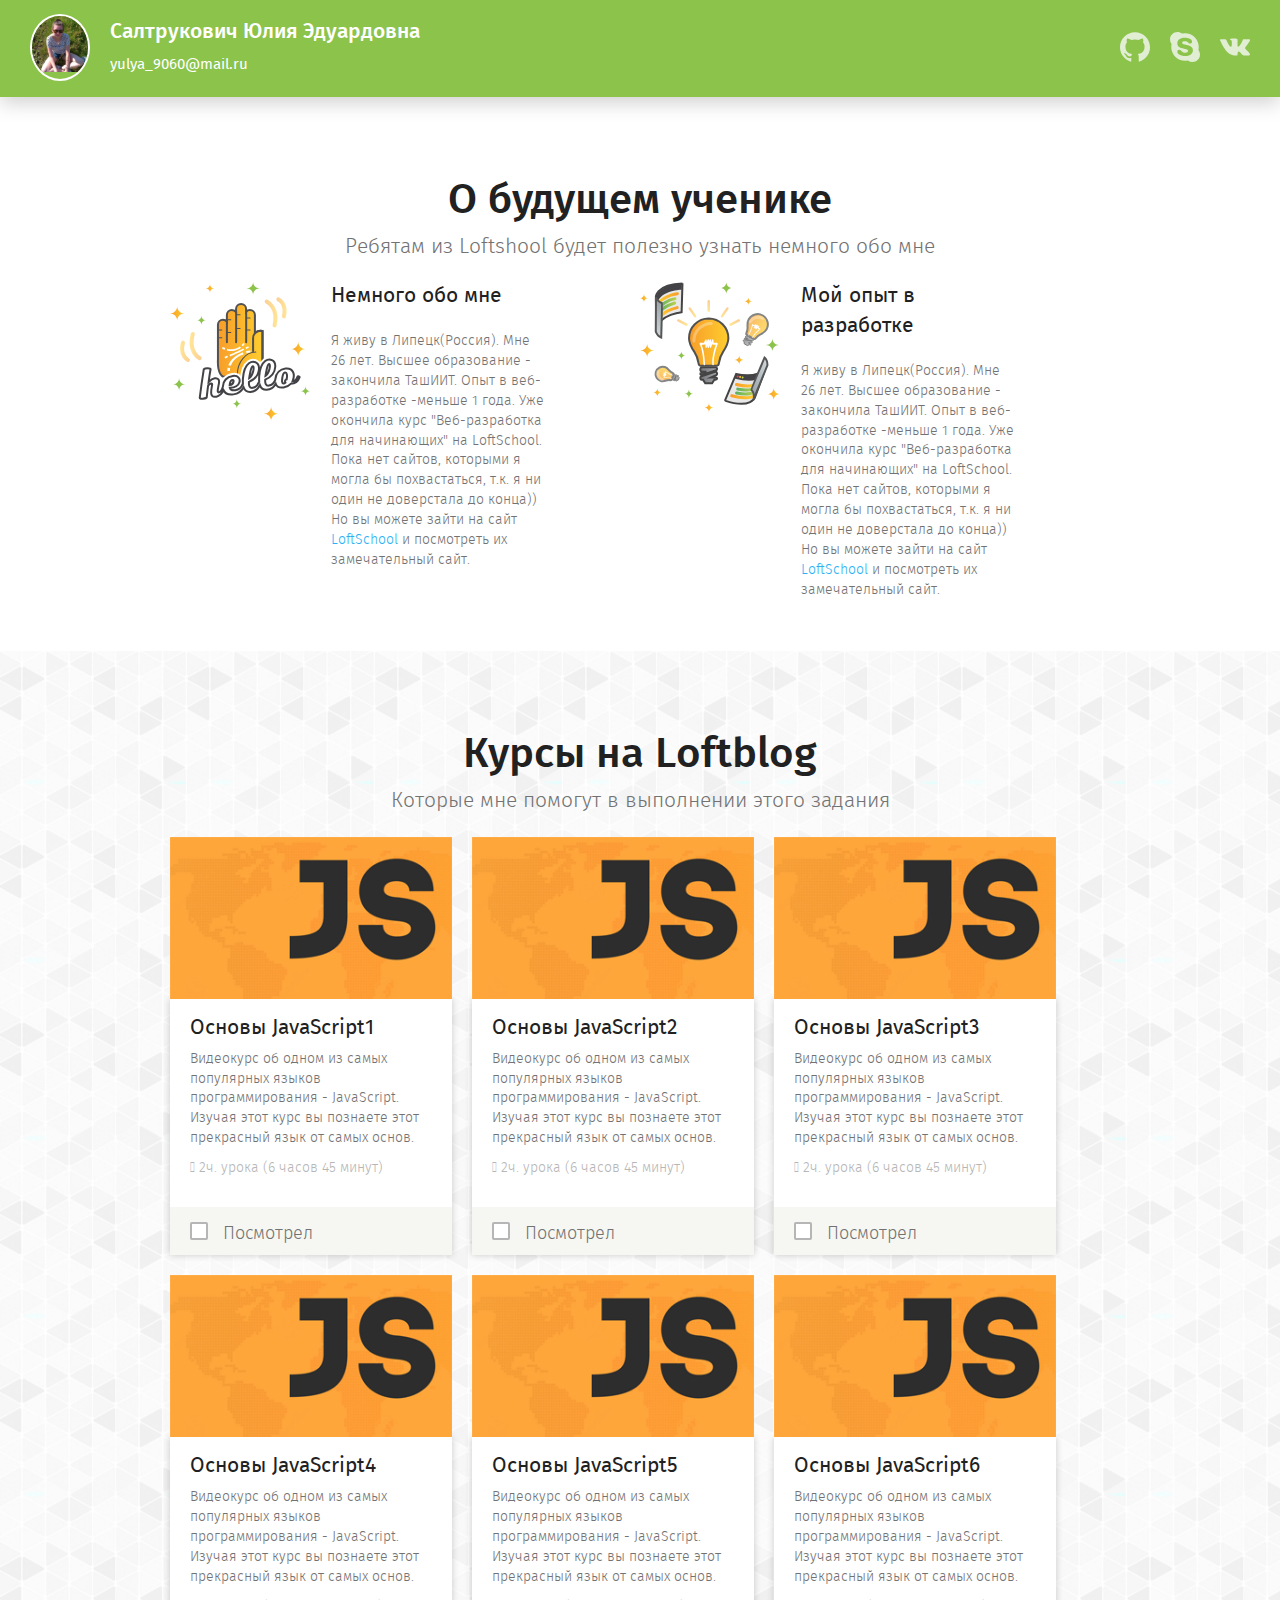
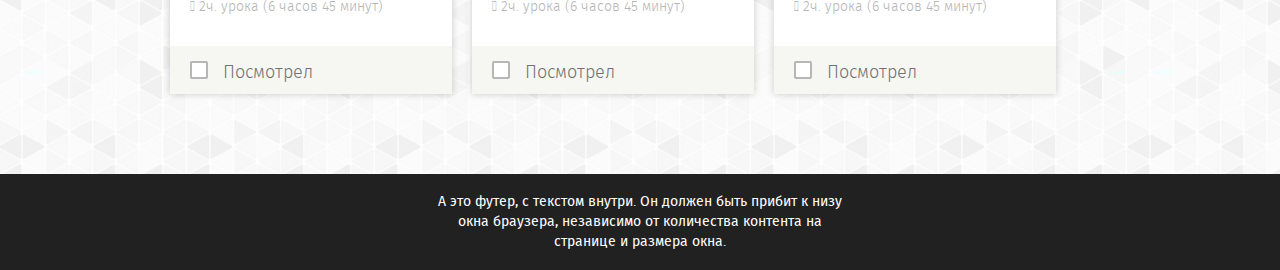
<file: index.html>
<!DOCTYPE html>
<html lang="ru">
<head>
    <meta charset="UTF-8">
    <meta name="viewport" content="width=device-width, initial-scale=1.0">
    <meta http-equiv="X-UA-Compatible" content="ie=edge">
    <link rel="stylesheet" href="./fonts/font-awesome.css">
    <link rel="stylesheet" href="./fonts/fonts.css">
    <link rel="stylesheet" href="style.css">
    <title>Тестовое задание на LoftBlog</title>
</head>
<body>
    <div class="wrapper">
        <header class="header">
            <div class="header__left">
                    <a href="#" class="logo">
                            <img src="./images/photo.jpg" alt="" class="logo__img">
                        </a>
                        <div class="describe">
                            <div class="describe__name">Салтрукович Юлия Эдуардовна</div>
                            <div class="describe__email">yulya_9060@mail.ru</div>
                        </div>
            </div>
            <ul class="social__list">
                <li class="social__item">
                    <a href="" class="social__link">
                        <svg class="social__img">
                            <use xlink:href='./images/icons/sprite.svg#git' />   
                        </svg>
                    </a>
                </li>
                <li class="social__item">
                        <a href="" class="social__link">
                                <svg class="social__img">
                                    <use xlink:href='./images/icons/sprite.svg#sk' />   
                                </svg>
                            </a>
                </li>
                <li class="social__item">
                        <a href="" class="social__link">
                                <svg class="social__img">
                                    <use xlink:href='./images/icons/sprite.svg#vk' />   
                                </svg>
                            </a>
                </li>
            </ul>   
        </header>
        <div class="content">
            <div class="about">
                <div class="container">
                        <div class="title">
                                <h2 class="title__main">О будущем ученике</h2>
                                <h3 class="title__desc">Ребятам из Loftshool будет полезно узнать немного обо мне</h3>
                        </div>
                        <ul class="about__list">
                            <li class="about__item">
                                <div class="about__icon">
                                     <img class="about__img" src="./images/icons/hello.svg" alt="" > 
                                </div>
                                <div class="about__content">
                                    <h3 class="about__title">Немного обо мне</h3>
                                    <div class="about__text">
                                        <p>
                                                Я живу в Липецк(Россия). Мне 26 лет. Высшее образование - закончила ТашИИТ. Опыт в веб-разработке -меньше 1 года.
                                                Уже окончила курс "Веб-разработка для начинающих" на LoftSchool. Пока нет сайтов, которыми я могла бы похвастаться, т.к. я ни один не доверстала до конца))
                                                Но вы можете зайти на сайт <a href="https://loftschool.com/course/web-beginner" class="about__link" target="_blank">LoftSchool</a>   и посмотреть их замечательный сайт.
                                        </p>
                                       
                                    </div>
                                </div>
                            </li>
                            <li class="about__item">
                                <div class="about__icon">
                                        <img class="about__img" src="./images/icons/experience.svg" alt="" > 
                                </div>
                                <div class="about__content">
                                    <h3 class="about__title">Мой опыт в разработке</h3>
                                    <div class="about__text">  Я живу в Липецк(Россия). Мне 26 лет. Высшее образование - закончила ТашИИТ. Опыт в веб-разработке -меньше 1 года.
                                        Уже окончила курс "Веб-разработка для начинающих" на LoftSchool. Пока нет сайтов, которыми я могла бы похвастаться, т.к. я ни один не доверстала до конца))
                                        Но вы можете зайти на сайт <a href="https://loftschool.com/course/web-beginner" class="about__link" target="_blank">LoftSchool</a>   и посмотреть их замечательный сайт.</div>
                                </div>
                            </li>
                        </ul>
                </div>
               
            </div>
            <div class="courses">
                    <div class="container courses__container">
                        <div class="title">
                            <h2 class="title__main">Курсы на Loftblog</h2>
                            <h3 class="title__desc">Которые мне помогут в выполнении этого задания</h3>
                        </div>
                        <div class="courses__completed">
                            <div class="wrapped__icon">
                                    <i class="fa fa-check" aria-hidden="true"></i>
                            </div>    
                           <div class="wrapped__title">
                                <h2>Задание выполнено</h2>
                           </div>
                                
                        </div>
                        <ul class="courses__list">
                                <li class="courses__item">
                                        <div class="courses_hover "></div>
                                        <div class="courses__icon">
                                            <img src="./images/Layer 3.png" alt="" class="courses__img">
                                        </div>
                                        <div class="courses__desc">
                                            <div class="desc__container">
                                                    <div class="courses__title">Основы JavaScript1</div>
                                                    <div class="courses__text"><p>
                                                        Видеокурс об одном из самых популярных языков программирования - JavaScript.
                                                        Изучая этот курс вы познаете этот прекрасный язык от самых основ.
                                                    </p></div>
                                                    <div class="courses__time"><i class="fa fa-clock-o" aria-hidden="true"></i> 2ч. урока (6 часов 45 минут)</div>
                                            </div>
                                            <div class="courses__checkbox checkbox">
                                                    <div class="desc__container">
                                                <label class="checkbox__other">
                                                    <input type="checkbox" class="checkbox_hidden">
                                                    <div class="checkbox_fake">
                                                        
                                                    </div>
                                                    <div class="checkbox__title">Посмотрел</div>
                                                </label>
                                                    </div>
                                            </div>
                                        </div>
                                    </li>
                                    <li class="courses__item">
                                            <div class="courses_hover"></div>
                                            <div class="courses__icon">
                                                <img src="./images/Layer 3.png" alt="" class="courses__img">
                                            </div>
                                            <div class="courses__desc">
                                                <div class="desc__container">
                                                        <div class="courses__title">Основы JavaScript2</div>
                                                        <div class="courses__text"><p>
                                                            Видеокурс об одном из самых популярных языков программирования - JavaScript.
                                                            Изучая этот курс вы познаете этот прекрасный язык от самых основ.
                                                        </p></div>
                                                        <div class="courses__time"><i class="fa fa-clock-o" aria-hidden="true"></i> 2ч. урока (6 часов 45 минут)</div>
                                                </div>
                                               
                                                <div class="courses__checkbox checkbox">
                                                        <div class="desc__container">
                                                    <label class="checkbox__other">
                                                        <input type="checkbox" class="checkbox_hidden">
                                                        <div class="checkbox_fake">
                                                            
                                                        </div>
                                                        <div class="checkbox__title">Посмотрел</div>
                                                    </label>
                                                </div>
                                                </div>
                                            </div>
                                        </li>
                                        <li class="courses__item">
                                                <div class="courses_hover"></div>
                                                <div class="courses__icon">
                                                    <img src="./images/Layer 3.png" alt="" class="courses__img">
                                                </div>
                                                <div class="courses__desc">
                                                    <div class="desc__container">
                                                            <div class="courses__title">Основы JavaScript3</div>
                                                            <div class="courses__text"><p>
                                                                Видеокурс об одном из самых популярных языков программирования - JavaScript.
                                                                Изучая этот курс вы познаете этот прекрасный язык от самых основ.
                                                            </p></div>
                                                            <div class="courses__time"><i class="fa fa-clock-o" aria-hidden="true"></i> 2ч. урока (6 часов 45 минут)</div>
                                                    </div>
                                                   
                                                    <div class="courses__checkbox checkbox">
                                                            <div class="desc__container">
                                                        <label class="checkbox__other">
                                                            <input type="checkbox" class="checkbox_hidden">
                                                            <div class="checkbox_fake">
                                                                
                                                            </div>
                                                            <div class="checkbox__title">Посмотрел</div>
                                                        </label>
                                                    </div>
                                                    </div>
                                                </div>
                                            </li>
                                            <li class="courses__item">
                                                    <div class="courses_hover"></div>
                                                    <div class="courses__icon">
                                                        <img src="./images/Layer 3.png" alt="" class="courses__img">
                                                    </div>
                                                    <div class="courses__desc">
                                                        <div class="desc__container">
                                                                <div class="courses__title">Основы JavaScript4</div>
                                                                <div class="courses__text"><p>
                                                                    Видеокурс об одном из самых популярных языков программирования - JavaScript.
                                                                    Изучая этот курс вы познаете этот прекрасный язык от самых основ.
                                                                </p></div>
                                                                <div class="courses__time"><i class="fa fa-clock-o" aria-hidden="true"></i> 2ч. урока (6 часов 45 минут)</div>
                                                        </div>
                                                       
                                                        <div class="courses__checkbox checkbox">
                                                                <div class="desc__container">
                                                            <label class="checkbox__other">
                                                                <input type="checkbox" class="checkbox_hidden">
                                                                <div class="checkbox_fake">
                                                                    
                                                                </div>
                                                                <div class="checkbox__title">Посмотрел</div>
                                                            </label>
                                                        </div>
                                                        </div>
                                                    </div>
                                                </li>
                                                <li class="courses__item">
                                                        <div class="courses_hover"></div>
                                                        <div class="courses__icon">
                                                            <img src="./images/Layer 3.png" alt="" class="courses__img">
                                                        </div>
                                                        <div class="courses__desc">
                                                            <div class="desc__container">
                                                                    <div class="courses__title">Основы JavaScript5</div>
                                                                    <div class="courses__text"><p>
                                                                        Видеокурс об одном из самых популярных языков программирования - JavaScript.
                                                                        Изучая этот курс вы познаете этот прекрасный язык от самых основ.
                                                                    </p></div>
                                                                    <div class="courses__time"><i class="fa fa-clock-o" aria-hidden="true"></i> 2ч. урока (6 часов 45 минут)</div>
                                                            </div>
                                                           
                                                            <div class="courses__checkbox checkbox">
                                                                    <div class="desc__container">
                                                                <label class="checkbox__other">
                                                                    <input type="checkbox" class="checkbox_hidden">
                                                                    <div class="checkbox_fake">
                                                                        
                                                                    </div>
                                                                    <div class="checkbox__title">Посмотрел</div>
                                                                </label>
                                                            </div>
                                                            </div>
                                                        </div>
                                                    </li>
                                                    <li class="courses__item">
                                                            <div class="courses_hover"></div>
                                                            <div class="courses__icon">
                                                                <img src="./images/Layer 3.png" alt="" class="courses__img">
                                                            </div>
                                                            <div class="courses__desc">
                                                                <div class="desc__container">
                                                                        <div class="courses__title">Основы JavaScript6</div>
                                                                        <div class="courses__text"><p>
                                                                            Видеокурс об одном из самых популярных языков программирования - JavaScript.
                                                                            Изучая этот курс вы познаете этот прекрасный язык от самых основ.
                                                                        </p></div>
                                                                        <div class="courses__time"><i class="fa fa-clock-o" aria-hidden="true"></i> 2ч. урока (6 часов 45 минут)</div>
                                                                </div>
                                                               
                                                                <div class="courses__checkbox checkbox">
                                                                        <div class="desc__container">
                                                                    <label class="checkbox__other">
                                                                        <input type="checkbox" class="checkbox_hidden">
                                                                        <div class="checkbox_fake">
                                                                            
                                                                        </div>
                                                                        <div class="checkbox__title">Посмотрел</div>
                                                                    </label>
                                                                </div>
                                                                </div>
                                                            </div>
                                                        </li>
                        </ul>
                    </div>
            </div>
        </div>
        <footer class="footer">
            <div class="footer__describe">
                <p>
                        А это футер, с текстом внутри. Он должен быть прибит к низу окна браузера, независимо от количества контента на странице и размера окна.

                </p>
            </div>
        </footer>
    </div>
    <script src="./main.js"> </script>
</body>
</html>
</file>
<file: fonts/fonts.css>
@font-face {
    font-family: 'FiraSans';
    src: url('./FiraSans/firasans-bold.woff2') format('woff2'),
         url('./FiraSans/firasans-bold.woff') format('woff');
    font-weight: 700;
    font-style: normal;
}

@font-face {
    font-family: 'FiraSans';
    src: url('./FiraSans/firasans-bolditalic.woff2') format('woff2'),
         url('./FiraSans/firasans-bolditalic.woff') format('woff');
    font-weight: 700;
    font-style: italic;
}

@font-face {
    font-family: 'FiraSans';
    src: url('./FiraSans/firasans-italic.woff2') format('woff2'),
         url('./FiraSans/firasans-italic.woff') format('woff');
    font-weight: normal;
    font-style: italic;
}

@font-face {
    font-family: 'FiraSans';
    src: url('./FiraSans/firasans-light.woff2') format('woff2'),
         url('./FiraSans/firasans-light.woff') format('woff');
    font-weight: 300;
    font-style: normal;
}

@font-face {
    font-family: 'FiraSans';
    src: url('./FiraSans/firasans-lightitalic.woff2') format('woff2'),
         url('./FiraSans/firasans-lightitalic.woff') format('woff');
    font-weight: 300;
    font-style: italic;
}

@font-face {
    font-family: 'FiraSans';
    src: url('./FiraSans/firasans-medium.woff2') format('woff2'),
         url('./FiraSans/firasans-medium.woff') format('woff');
    font-weight: 500;
    font-style: normal;
}

@font-face {
    font-family: 'FiraSans';
    src: url('./FiraSans/firasans-mediumitalic.woff2') format('woff2'),
         url('./FiraSans/firasans-mediumitalic.woff') format('woff');
    font-weight: 500;
    font-style: italic;
}

@font-face {
    font-family: 'FiraSans';
    src: url('./FiraSans/firasans-regular.woff2') format('woff2'),
         url('./FiraSans/firasans-regular.woff') format('woff');
    font-weight: 400;
    font-style: normal;
}

@font-face {
    font-family: 'FiraSans';
    src: url('./FiraSans/firasans-bold.woff2') format('woff2'),
         url('./FiraSans/firasans-bold.woff') format('woff');
    font-weight: 700;
    font-style: normal;
}

@font-face {
    font-family: 'FiraSans';
    src: url('./FiraSans/firasans-bolditalic.woff2') format('woff2'),
         url('./FiraSans/firasans-bolditalic.woff') format('woff');
    font-weight: 700;
    font-style: italic;
}

@font-face {
    font-family: 'FiraSans';
    src: url('./FiraSans/firasans-italic.woff2') format('woff2'),
         url('./FiraSans/firasans-italic.woff') format('woff');
    font-weight: normal;
    font-style: italic;
}


@font-face {
    font-family: 'FiraSans';
    src: url('./FiraSans/firasans-light.woff2') format('woff2'),
         url('./FiraSans/firasans-light.woff') format('woff');
    font-weight: 300;
    font-style: normal;
}


@font-face {
    font-family: 'FiraSans';
    src: url('./FiraSans/firasans-lightitalic.woff2') format('woff2'),
         url('./FiraSans/firasans-lightitalic.woff') format('woff');
    font-weight: 300;
    font-style: italic;
}

@font-face {
    font-family: 'FiraSans';
    src: url('./FiraSans/firasans-medium.woff2') format('woff2'),
         url('./FiraSans/firasans-medium.woff') format('woff');
    font-weight: 500;
    font-style: normal;
}

@font-face {
    font-family: 'FiraSans';
    src: url('./FiraSans/firasans-mediumitalic.woff2') format('woff2'),
         url('./FiraSans/firasans-mediumitalic.woff') format('woff');
    font-weight: 500;
    font-style: italic;
}

@font-face {
    font-family: 'FiraSans';
    src: url('./FiraSans/firasans-regular.woff2') format('woff2'),
         url('./FiraSans/firasans-regular.woff') format('woff');
    font-weight: 400;
    font-style: normal;
}
</file>
<file: style.css>
html {
  font-size: 14px; }

body, html {
  height: 100%; }

body {
  margin: 0;
  width: 100%;
  padding: 0;
  font-family: 'FiraSans', Arial, Helvetica, sans-serif;
  color: #727272;
  line-height: 1.42;
  -webkit-font-smoothing: antialiased;
  -moz-osx-font-smoothing: grayscale;
  position: relative; }

*, *::before, *::after {
  -webkit-box-sizing: border-box;
  box-sizing: border-box; }

ul {
  margin: 0;
  padding: 0; }
  ul li {
    list-style-type: none; }

table {
  border-collapse: collapse;
  border-spacing: 0; }

h1,
h2,
h3,
h4,
h5,
h6 {
  margin: 0;
  font-weight: normal; }

p {
  padding: 0;
  margin: 0; }

a {
  text-decoration: none; }

.wrapper {
  display: -webkit-box;
  display: -ms-flexbox;
  display: flex;
  min-height: 100%;
  width: 100%;
  -webkit-box-orient: vertical;
  -webkit-box-direction: normal;
  -ms-flex-direction: column;
  flex-direction: column;
  padding: 0;
  margin: 0;
  -webkit-box-align: center;
  -ms-flex-align: center;
  align-items: center; }

.header {
  display: -webkit-box;
  display: -ms-flexbox;
  display: flex;
  width: 100%;
  -webkit-box-flex: 0;
  -ms-flex: 0 0 auto;
  flex: 0 0 auto;
  background-color: #8cc34b;
  padding: 14px 30px 16px;
  -webkit-box-align: center;
  -ms-flex-align: center;
  align-items: center;
  -webkit-box-shadow: 0 5px 20px rgba(0, 0, 0, 0.2);
  box-shadow: 0 5px 20px rgba(0, 0, 0, 0.2);
  -webkit-box-pack: justify;
  -ms-flex-pack: justify;
  justify-content: space-between; }

.header__left {
  display: -webkit-box;
  display: -ms-flexbox;
  display: flex;
  -webkit-box-align: center;
  -ms-flex-align: center;
  align-items: center; }

.logo {
  width: 60px;
  display: block;
  border-radius: 50%;
  border: solid #ffffff 2px;
  overflow: hidden; }

.logo__img {
  max-width: 100%; }

.describe {
  font-family: 'FiraSans', Arial, Helvetica, sans-serif;
  font-weight: 500;
  color: #ffffff;
  margin-left: 20px; }

.describe__name {
  font-size: 21px;
  padding-bottom: 7px; }

.describe__email {
  font-family: 'FiraSans', Arial, Helvetica, sans-serif;
  font-weight: 400;
  font-style: normal;
  font-size: 15px; }

.social__list {
  display: -webkit-box;
  display: -ms-flexbox;
  display: flex; }

.social__item {
  margin-right: 20px; }
  .social__item:last-child {
    margin-right: 0; }

.social__link {
  display: block;
  width: 30px;
  height: 30px; }

.social__img {
  max-width: 100%;
  max-height: 100%;
  fill: #e1eed4; }
  .social__img:hover {
    fill: #ffffff; }

.content {
  height: 100%;
  display: -webkit-box;
  display: -ms-flexbox;
  display: flex;
  -webkit-box-flex: 1;
  -ms-flex: 1 0 auto;
  flex: 1 0 auto;
  -webkit-box-orient: vertical;
  -webkit-box-direction: normal;
  -ms-flex-direction: column;
  flex-direction: column;
  width: 100%; }

.about__icon {
  width: 140px;
  height: 140px;
  margin-right: 21px; }

.about__img {
  max-width: 100%;
  max-height: 100%; }

.footer {
  -webkit-box-flex: 0;
  -ms-flex: 0 0 auto;
  flex: 0 0 auto;
  width: 100%;
  background: #212121;
  padding: 19px 0 17px;
  -webkit-box-orient: vertical;
  -webkit-box-direction: normal;
  -ms-flex-direction: column;
  flex-direction: column;
  -webkit-box-pack: center;
  -ms-flex-pack: center;
  justify-content: center;
  -webkit-box-align: center;
  -ms-flex-align: center;
  align-items: center; }
  .footer__describe {
    font-family: 'FiraSans', Arial, Helvetica, sans-serif;
    font-weight: 400;
    font-style: normal;
    font-size: 14px;
    color: #ffffff;
    width: 33%;
    margin: 0 auto;
    text-align: center; }

.about {
  display: -webkit-box;
  display: -ms-flexbox;
  display: flex;
  -webkit-box-orient: vertical;
  -webkit-box-direction: normal;
  -ms-flex-direction: column;
  flex-direction: column;
  -webkit-box-align: center;
  -ms-flex-align: center;
  align-items: center;
  width: 100%;
  margin-bottom: 51px; }
  .about__title {
    font-family: 'FiraSans', Arial, Helvetica, sans-serif;
    color: #212121;
    font-weight: 400;
    font-size: 21px; }
  .about__list {
    display: -webkit-box;
    display: -ms-flexbox;
    display: flex;
    width: 100%;
    -ms-flex-wrap: nowrap;
    flex-wrap: nowrap; }
  .about__item {
    display: -webkit-box;
    display: -ms-flexbox;
    display: flex;
    margin-right: 40px; }
  .about__content {
    width: 50%; }
  .about__text {
    margin-top: 20px;
    text-align: left;
    font-weight: 300;
    font-size: 14px; }
  .about__link {
    color: #29b0f5; }
    .about__link:hover {
      color: #29b0f5; }

.container {
  max-width: 940px; }

.title {
  font-family: 'FiraSans', Arial, Helvetica, sans-serif;
  display: -webkit-box;
  display: -ms-flexbox;
  display: flex;
  -webkit-box-align: center;
  -ms-flex-align: center;
  align-items: center;
  -webkit-box-pack: center;
  -ms-flex-pack: center;
  justify-content: center;
  -webkit-box-orient: vertical;
  -webkit-box-direction: normal;
  -ms-flex-direction: column;
  flex-direction: column;
  margin-bottom: 20px;
  margin-top: 76px; }
  .title__main {
    font-weight: 500;
    font-style: normal;
    font-size: 42px;
    color: #212121; }
  .title__desc {
    font-weight: 300;
    font-style: normal;
    font-size: 21px;
    color: #727272; }

.courses {
  background: url("./images/gplaypattern.png") center center repeat;
  width: 100%;
  display: -webkit-box;
  display: -ms-flexbox;
  display: flex;
  -webkit-box-orient: vertical;
  -webkit-box-direction: normal;
  -ms-flex-direction: column;
  flex-direction: column;
  -webkit-box-align: center;
  -ms-flex-align: center;
  align-items: center;
  -webkit-box-flex: 1;
  -ms-flex-positive: 1;
  flex-grow: 1; }
  .courses__container {
    margin-bottom: 60px; }
  .courses__list {
    width: 100%;
    display: -webkit-box;
    display: -ms-flexbox;
    display: flex;
    -ms-flex-wrap: wrap;
    flex-wrap: wrap; }
  .courses__item {
    width: 30%;
    -webkit-transition-delay: 2s;
    -o-transition-delay: 2s;
    transition-delay: 2s;
    -webkit-transition-duration: 2s;
    -o-transition-duration: 2s;
    transition-duration: 2s;
    -webkit-transition-property: opacity;
    -o-transition-property: opacity;
    transition-property: opacity;
    margin-right: 20px;
    margin-bottom: 20px;
    position: relative;
    z-index: 1;
    height: 100%; }
    .courses__item:last-child {
      margin-right: 0; }
    .courses__item:hover .courses__icon {
      border-bottom: 4px solid #8cc34b; }
    .courses__item:hover .courses__title {
      color: #8cc34b; }
    .courses__item--checked {
      opacity: 0; }
  .courses__icon {
    width: 100%;
    max-height: 162px;
    overflow: hidden; }
  .courses__img {
    max-width: 100%; }
  .courses__title {
    font-family: 'FiraSans', Arial, Helvetica, sans-serif;
    font-weight: 400;
    font-style: normal;
    font-size: 21px;
    color: #212121;
    margin-bottom: 6px;
    text-align: left; }
  .courses__text {
    font-family: 'FiraSans', Arial, Helvetica, sans-serif;
    font-weight: 300;
    font-style: normal;
    font-size: 14px;
    color: #727272;
    margin-bottom: 10px;
    text-align: left; }
  .courses__time {
    font-family: 'FiraSans', Arial, Helvetica, sans-serif;
    font-weight: 300;
    font-style: normal;
    font-size: 14px;
    color: #b6b6b6;
    margin-bottom: 20px; }
  .courses__desc {
    background-color: #ffffff;
    -webkit-box-shadow: 0 0 7px rgba(0, 0, 0, 0.2);
    box-shadow: 0 0 7px rgba(0, 0, 0, 0.2); }
  .courses__checkbox {
    width: 100%;
    background: #f6f7f2; }
    .courses__desc--checked .courses__checkbox {
      background: #e8f1dc; }

.checkbox__title {
  font-family: 'FiraSans', Arial, Helvetica, sans-serif;
  font-weight: 300;
  font-style: normal;
  font-size: 18px; }

.checkbox_hidden {
  display: none; }
  .checkbox_hidden:checked + .checkbox_fake:before {
    content: "";
    position: absolute;
    display: block;
    background: #8cc34b;
    top: -2px;
    left: -2px;
    width: 18px;
    height: 18px;
    border-radius: 10%; }
  .checkbox_hidden:checked ~ .checkbox__title {
    color: #8cc34b; }

.checkbox__other .checkbox_fake:after {
  content: "";
  display: block;
  position: absolute;
  left: 4px;
  top: 0px;
  width: 6px;
  height: 11px;
  border: solid white;
  border-width: 0 2px 2px 0;
  -webkit-transform: rotate(45deg);
  -ms-transform: rotate(45deg);
  transform: rotate(45deg); }

.checkbox_fake {
  width: 18px;
  height: 18px;
  background-color: #ffffff;
  position: relative;
  border: 2px solid #b6b6b6;
  border-radius: 10%;
  margin-right: 15px; }

.checkbox__other {
  display: -webkit-box;
  display: -ms-flexbox;
  display: flex;
  -webkit-box-pack: start;
  -ms-flex-pack: start;
  justify-content: flex-start;
  cursor: pointer; }

.courses_hover {
  -webkit-transition-delay: 1s;
  -o-transition-delay: 1s;
  transition-delay: 1s;
  opacity: 0;
  height: 0;
  width: 0;
  top: 0;
  position: absolute;
  -webkit-transition-property: height;
  -o-transition-property: height;
  transition-property: height;
  -webkit-transition-duration: 1s;
  -o-transition-duration: 1s;
  transition-duration: 1s;
  overflow: hidden;
  -webkit-transition-timing-function: ease-in-out;
  -o-transition-timing-function: ease-in-out;
  transition-timing-function: ease-in-out; }
  .courses_hover--checked {
    position: absolute;
    z-index: 5;
    width: 100%;
    overflow: hidden;
    background-color: #ffffff;
    height: 100%;
    opacity: 0.7;
    display: block; }

.courses__completed {
  font-family: 'FiraSans', Arial, Helvetica, sans-serif;
  font-weight: 500;
  font-style: normal;
  font-size: 42px;
  width: 100%;
  height: 100%;
  color: #8cc34b;
  z-index: 6;
  display: none;
  -webkit-box-pack: center;
  -ms-flex-pack: center;
  justify-content: center;
  -webkit-box-align: center;
  -ms-flex-align: center;
  align-items: center; }

.courses__desc--checked {
  background-color: #ecf4e2; }

.desc__container {
  padding: 15px 20px 8px; }

.wrapped__title {
  margin-left: 17px; }
</file>
